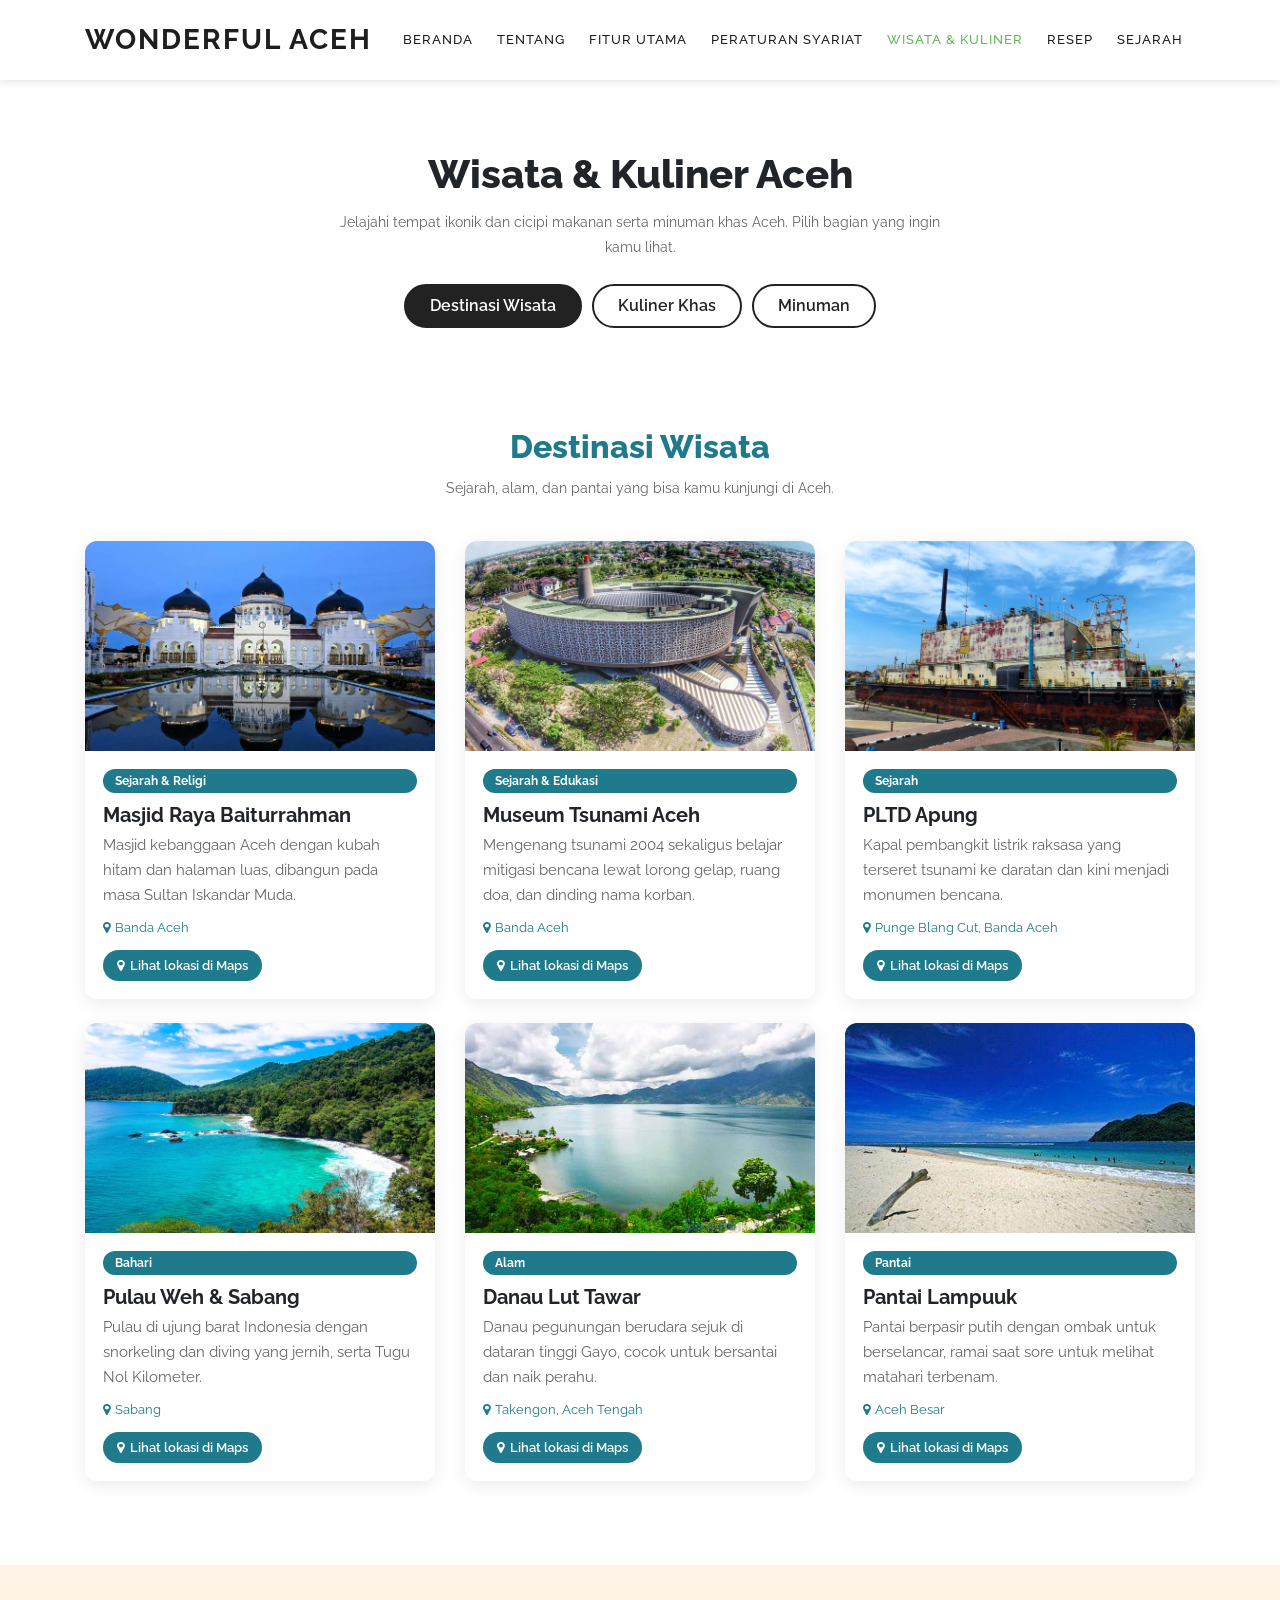
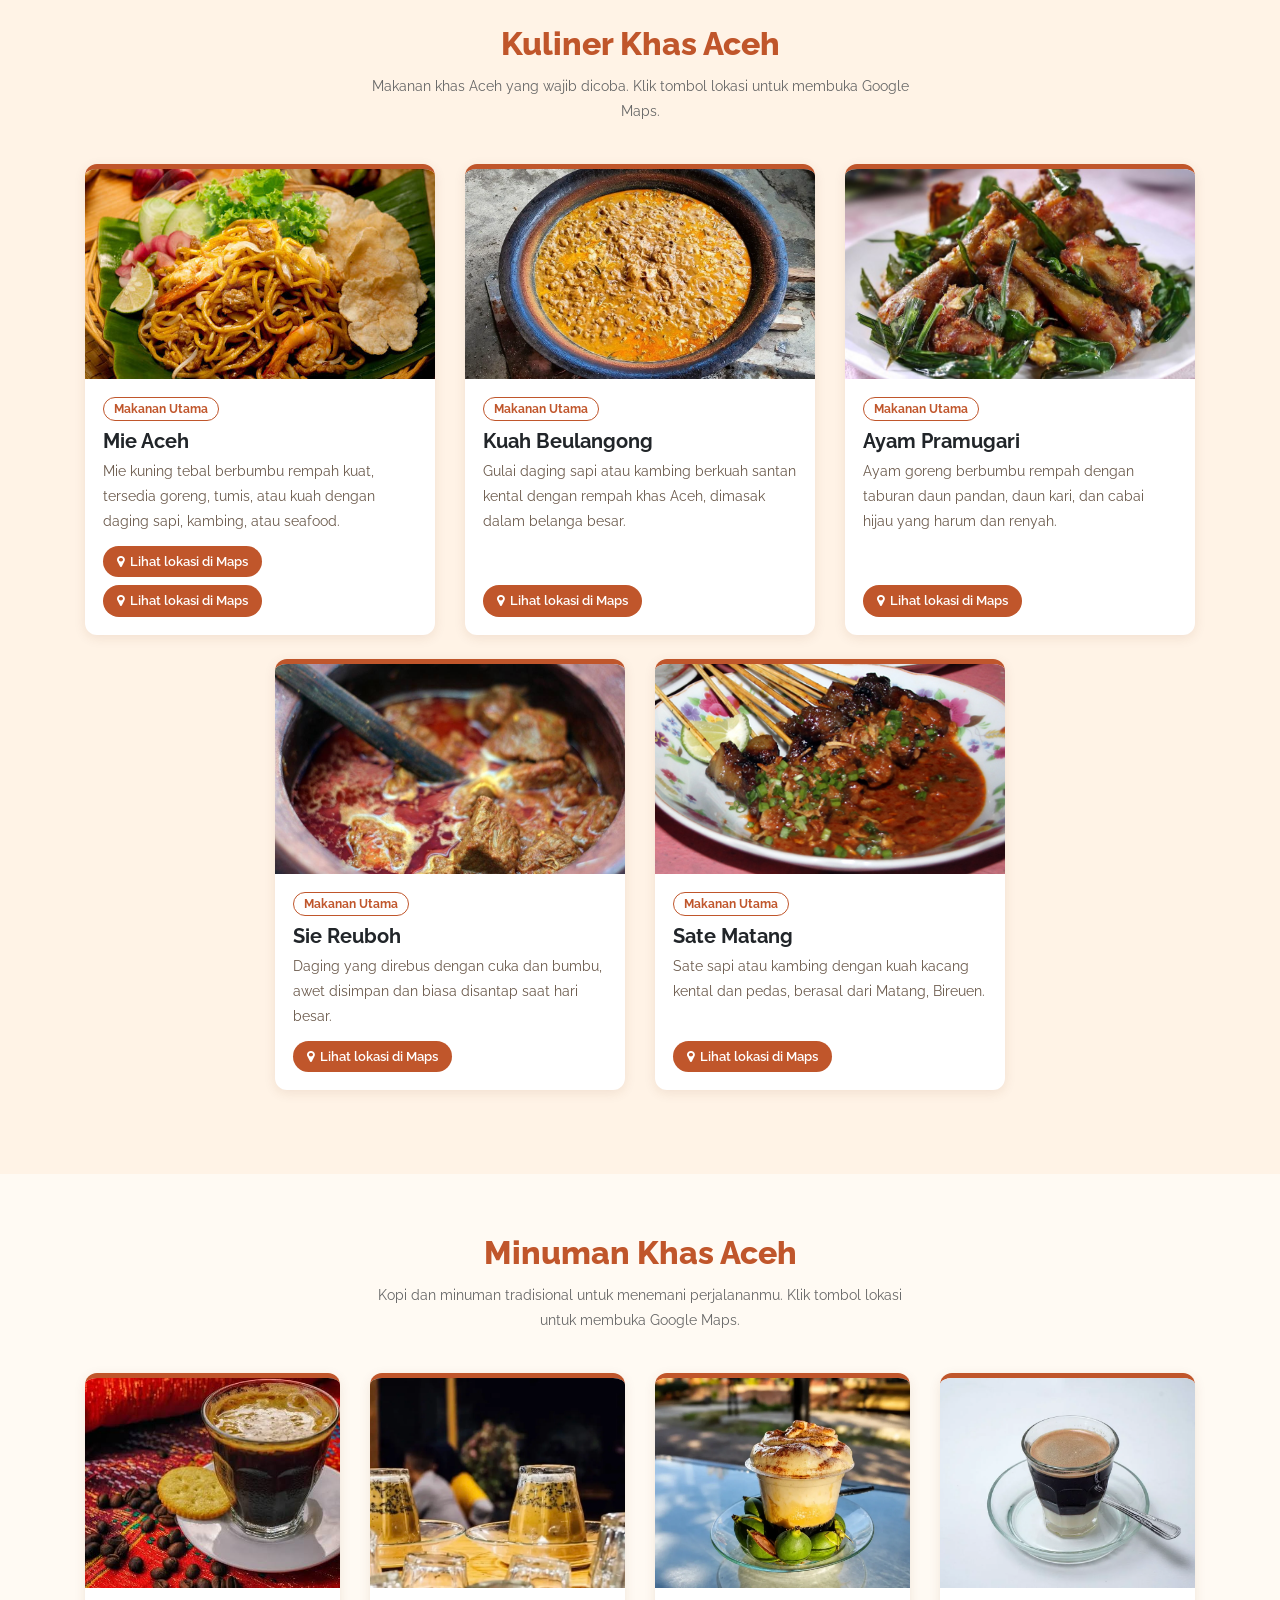
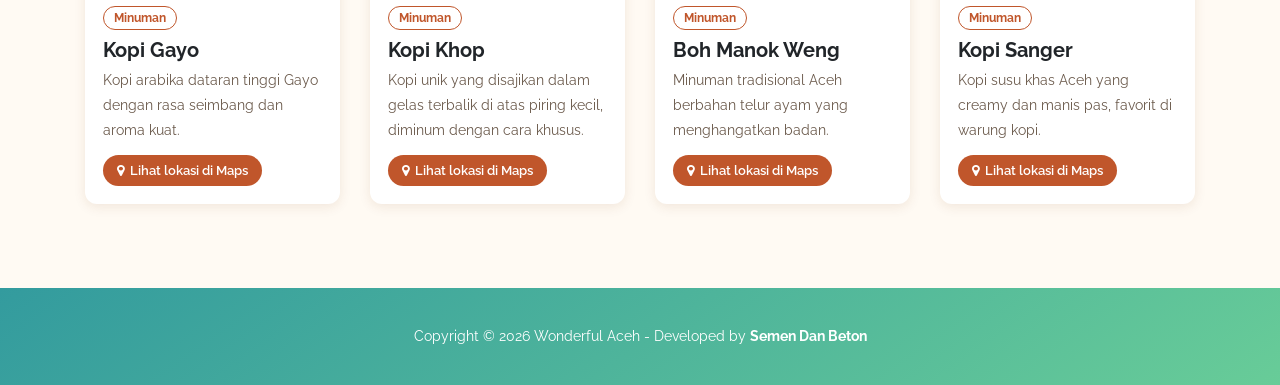
<file: wonderfull-aceh-update/kuliner_aceh.html>
<!DOCTYPE html>
<html lang="id">

<head>
    <meta charset="utf-8">
    <meta name="viewport" content="width=device-width, initial-scale=1, shrink-to-fit=no">
    <meta name="description" content="Destinasi wisata, kuliner, dan minuman khas Aceh.">
    <meta name="author" content="Semen Dan Beton">
    <link href="https://fonts.googleapis.com/css?family=Raleway:100,200,300,400,500,600,700,800,900&display=swap" rel="stylesheet">

    <title>Wisata &amp; Kuliner - Wonderful Aceh</title>

    <link rel="stylesheet" type="text/css" href="assets/css/bootstrap.min.css">
    <link rel="stylesheet" type="text/css" href="assets/css/font-awesome.css">
    <link rel="stylesheet" href="assets/css/style.css">
    <link rel="stylesheet" href="assets/css/responsive-css.css">
    <link rel="stylesheet" href="assets/css/navbar-fix.css">
    <link rel="stylesheet" href="assets/css/kuliner_aceh.css">
    <link rel="stylesheet" href="assets/css/page-transition.css">
    <link rel="stylesheet" href="assets/css/navbar-fix.css">
</head>

<body class="page-wk">

    <header class="header-area header-sticky">
        <div class="container">
            <div class="row">
                <div class="col-12">
                    <nav class="main-nav">
                        <a href="index.html" class="logo">WONDERFUL ACEH</a>
                        <ul class="nav">
                            <li><a href="index.html">Beranda</a></li>
                            <li><a href="index.html#about">Tentang</a></li>
                            <li><a href="index.html#features">Fitur Utama</a></li>
                            <li><a href="index.html#peraturan-syariat">Peraturan Syariat</a></li>
                            <li><a href="kuliner_aceh.html" class="active">Wisata &amp; Kuliner</a></li>
                           <li><a href="resep.html">Resep</a></li>
                            <li><a href="sejarah-aceh.html">Sejarah</a></li>
                        </ul>
                        <a class="menu-trigger"><span>Menu</span></a>
                    </nav>
                </div>
            </div>
        </div>
    </header>

    <!-- ***** Hero ***** -->
    <section class="wk-hero">
        <div class="container">
            <h1>Wisata &amp; Kuliner Aceh</h1>
            <p>Jelajahi tempat ikonik dan cicipi makanan serta minuman khas Aceh. Pilih bagian yang ingin kamu lihat.</p>
            <div class="wk-jump">
                <a href="#destinasi" class="active">Destinasi Wisata</a>
                <a href="#kuliner">Kuliner Khas</a>
                <a href="#minuman">Minuman</a>
            </div>
        </div>
    </section>

    <!-- ***** SECTION 1: DESTINASI WISATA ***** -->
    <section class="wk-section" id="destinasi">
        <div class="container">
            <div class="wk-head">
                <h2>Destinasi Wisata</h2>
                <p>Sejarah, alam, dan pantai yang bisa kamu kunjungi di Aceh.</p>
            </div>
            <div class="row">

                <div class="col-lg-4 col-md-6 mb-4">
                    <div class="wisata-card">
                        <div class="media"><img src="assets/images/masjid_raya.jpg" alt="Masjid Raya Baiturrahman" onerror="this.style.display='none'"></div>
                        <div class="body">
                            <span class="tag-wisata">Sejarah &amp; Religi</span>
                            <h4>Masjid Raya Baiturrahman</h4>
                            <p>Masjid kebanggaan Aceh dengan kubah hitam dan halaman luas, dibangun pada masa Sultan Iskandar Muda.</p>
                            <div class="meta"><i class="fa fa-map-marker"></i>Banda Aceh</div>
                            <div class="map-links"><a class="btn-map" href="https://www.google.com/maps/search/?api=1&query=Masjid+Raya+Baiturrahman+Banda+Aceh" target="_blank" rel="noopener" title="Masjid Raya Baiturrahman"><i class="fa fa-map-marker"></i>Lihat lokasi di Maps</a></div>
                        </div>
                    </div>
                </div>

                <div class="col-lg-4 col-md-6 mb-4">
                    <div class="wisata-card">
                        <div class="media"><img src="assets/images/meuseum_tsunami.jpg" alt="Museum Tsunami Aceh" onerror="this.style.display='none'"></div>
                        <div class="body">
                            <span class="tag-wisata">Sejarah &amp; Edukasi</span>
                            <h4>Museum Tsunami Aceh</h4>
                            <p>Mengenang tsunami 2004 sekaligus belajar mitigasi bencana lewat lorong gelap, ruang doa, dan dinding nama korban.</p>
                            <div class="meta"><i class="fa fa-map-marker"></i>Banda Aceh</div>
                            <div class="map-links"><a class="btn-map" href="https://www.google.com/maps/search/?api=1&query=Museum+Tsunami+Aceh+Banda+Aceh" target="_blank" rel="noopener" title="Museum Tsunami Aceh"><i class="fa fa-map-marker"></i>Lihat lokasi di Maps</a></div>
                        </div>
                    </div>
                </div>

                <div class="col-lg-4 col-md-6 mb-4">
                    <div class="wisata-card">
                        <div class="media"><img src="assets/images/PLTD-Apung.jpg" alt="PLTD Apung" onerror="this.style.display='none'"></div>
                        <div class="body">
                            <span class="tag-wisata">Sejarah</span>
                            <h4>PLTD Apung</h4>
                            <p>Kapal pembangkit listrik raksasa yang terseret tsunami ke daratan dan kini menjadi monumen bencana.</p>
                            <div class="meta"><i class="fa fa-map-marker"></i>Punge Blang Cut, Banda Aceh</div>
                            <div class="map-links"><a class="btn-map" href="https://www.google.com/maps/search/?api=1&query=PLTD+Apung+Banda+Aceh" target="_blank" rel="noopener" title="PLTD Apung"><i class="fa fa-map-marker"></i>Lihat lokasi di Maps</a></div>
                        </div>
                    </div>
                </div>

                <div class="col-lg-4 col-md-6 mb-4">
                    <div class="wisata-card">
                        <div class="media"><img src="assets/images/Pulau Weh, Sabang, Aceh, Indonesia.jpg" alt="Pulau Weh dan Sabang" onerror="this.style.display='none'"></div>
                        <div class="body">
                            <span class="tag-wisata">Bahari</span>
                            <h4>Pulau Weh &amp; Sabang</h4>
                            <p>Pulau di ujung barat Indonesia dengan snorkeling dan diving yang jernih, serta Tugu Nol Kilometer.</p>
                            <div class="meta"><i class="fa fa-map-marker"></i>Sabang</div>
                            <div class="map-links"><a class="btn-map" href="https://www.google.com/maps/search/?api=1&query=Pulau+Weh+Sabang" target="_blank" rel="noopener" title="Pulau Weh &amp; Sabang"><i class="fa fa-map-marker"></i>Lihat lokasi di Maps</a></div>
                        </div>
                    </div>
                </div>

                <div class="col-lg-4 col-md-6 mb-4">
                    <div class="wisata-card">
                        <div class="media"><img src="assets/images/danau_lut_tawar.jpg" alt="Danau Lut Tawar" onerror="this.style.display='none'"></div>
                        <div class="body">
                            <span class="tag-wisata">Alam</span>
                            <h4>Danau Lut Tawar</h4>
                            <p>Danau pegunungan berudara sejuk di dataran tinggi Gayo, cocok untuk bersantai dan naik perahu.</p>
                            <div class="meta"><i class="fa fa-map-marker"></i>Takengon, Aceh Tengah</div>
                            <div class="map-links"><a class="btn-map" href="https://www.google.com/maps/search/?api=1&query=Danau+Lut+Tawar+Takengon" target="_blank" rel="noopener" title="Danau Lut Tawar"><i class="fa fa-map-marker"></i>Lihat lokasi di Maps</a></div>
                        </div>
                    </div>
                </div>

                <div class="col-lg-4 col-md-6 mb-4">
                    <div class="wisata-card">
                        <div class="media"><img src="assets/images/Lampuuk-Beach.jpg" alt="Pantai Lampuuk" onerror="this.style.display='none'"></div>
                        <div class="body">
                            <span class="tag-wisata">Pantai</span>
                            <h4>Pantai Lampuuk</h4>
                            <p>Pantai berpasir putih dengan ombak untuk berselancar, ramai saat sore untuk melihat matahari terbenam.</p>
                            <div class="meta"><i class="fa fa-map-marker"></i>Aceh Besar</div>
                            <div class="map-links"><a class="btn-map" href="https://www.google.com/maps/search/?api=1&query=Pantai+Lampuuk+Aceh+Besar" target="_blank" rel="noopener" title="Pantai Lampuuk"><i class="fa fa-map-marker"></i>Lihat lokasi di Maps</a></div>
                        </div>
                    </div>
                </div>

            </div>
        </div>
    </section>

    <!-- ***** SECTION 2: KULINER KHAS (MAKANAN) ***** -->
    <section class="wk-section" id="kuliner">
        <div class="container">
            <div class="wk-head">
                <h2>Kuliner Khas Aceh</h2>
                <p>Makanan khas Aceh yang wajib dicoba. Klik tombol lokasi untuk membuka Google Maps.</p>
            </div>
            <div class="row justify-content-center">

                <div class="col-lg-4 col-md-6 mb-4">
                    <div class="kuliner-card">
                        <div class="media"><img src="assets/images/mie-aceh.jpg" alt="Mie Aceh" onerror="this.style.display='none'"></div>
                        <div class="body">
                            <span class="tag-kuliner">Makanan Utama</span>
                            <h4>Mie Aceh</h4>
                            <p>Mie kuning tebal berbumbu rempah kuat, tersedia goreng, tumis, atau kuah dengan daging sapi, kambing, atau seafood.</p>
                            <div class="map-links">
                                <a class="btn-map" href="https://www.google.com/maps/search/?api=1&query=Mie+Daus+Banda+Aceh" target="_blank" rel="noopener" title="Mie Daus"><i class="fa fa-map-marker"></i>Lihat lokasi di Maps</a>
                                <a class="btn-map" href="https://www.google.com/maps/search/?api=1&query=Mie+Bardi+Banda+Aceh" target="_blank" rel="noopener" title="Mie Bardi"><i class="fa fa-map-marker"></i>Lihat lokasi di Maps</a>
                            </div>
                        </div>
                    </div>
                </div>

                <div class="col-lg-4 col-md-6 mb-4">
                    <div class="kuliner-card">
                        <div class="media"><img src="assets/images/kuah-beulangong.jpg" alt="Kuah Beulangong" onerror="this.style.display='none'"></div>
                        <div class="body">
                            <span class="tag-kuliner">Makanan Utama</span>
                            <h4>Kuah Beulangong</h4>
                            <p>Gulai daging sapi atau kambing berkuah santan kental dengan rempah khas Aceh, dimasak dalam belanga besar.</p>
                            <div class="map-links">
                                <a class="btn-map" href="https://www.google.com/maps/search/?api=1&query=RM+Hasan+Kuah+Beulangong+Aceh" target="_blank" rel="noopener" title="RM Hasan"><i class="fa fa-map-marker"></i>Lihat lokasi di Maps</a>
                            </div>
                        </div>
                    </div>
                </div>

                <div class="col-lg-4 col-md-6 mb-4">
                    <div class="kuliner-card">
                        <div class="media"><img src="assets/images/ayam-pramugari.jpg" alt="Ayam Pramugari" onerror="this.style.display='none'"></div>
                        <div class="body">
                            <span class="tag-kuliner">Makanan Utama</span>
                            <h4>Ayam Pramugari</h4>
                            <p>Ayam goreng berbumbu rempah dengan taburan daun pandan, daun kari, dan cabai hijau yang harum dan renyah.</p>
                            <div class="map-links">
                                <a class="btn-map" href="https://www.google.com/maps/search/?api=1&query=RM+Aditya+Jaya+Aceh" target="_blank" rel="noopener" title="RM Aditya Jaya"><i class="fa fa-map-marker"></i>Lihat lokasi di Maps</a>
                            </div>
                        </div>
                    </div>
                </div>

                <div class="col-lg-4 col-md-6 mb-4">
                    <div class="kuliner-card">
                        <div class="media"><img src="assets/images/sie-reuboh.jpg" alt="Sie Reuboh" onerror="this.style.display='none'"></div>
                        <div class="body">
                            <span class="tag-kuliner">Makanan Utama</span>
                            <h4>Sie Reuboh</h4>
                            <p>Daging yang direbus dengan cuka dan bumbu, awet disimpan dan biasa disantap saat hari besar.</p>
                            <div class="map-links">
                                <a class="btn-map" href="https://www.google.com/maps/search/?api=1&query=RM+Cut+Bit+Aceh" target="_blank" rel="noopener" title="RM Cut Bit"><i class="fa fa-map-marker"></i>Lihat lokasi di Maps</a>
                            </div>
                        </div>
                    </div>
                </div>

                <div class="col-lg-4 col-md-6 mb-4">
                    <div class="kuliner-card">
                        <div class="media"><img src="assets/images/sate-matang.jpg" alt="Sate Matang" onerror="this.style.display='none'"></div>
                        <div class="body">
                            <span class="tag-kuliner">Makanan Utama</span>
                            <h4>Sate Matang</h4>
                            <p>Sate sapi atau kambing dengan kuah kacang kental dan pedas, berasal dari Matang, Bireuen.</p>
                            <div class="map-links">
                                <a class="btn-map" href="https://www.google.com/maps/search/?api=1&query=Sate+Apaleh+Geurugok" target="_blank" rel="noopener" title="Sate Apaleh Geurugok"><i class="fa fa-map-marker"></i>Lihat lokasi di Maps</a>
                            </div>
                        </div>
                    </div>
                </div>

            </div>
        </div>
    </section>

    <!-- ***** SECTION 3: MINUMAN ***** -->
    <section class="wk-section" id="minuman">
        <div class="container">
            <div class="wk-head">
                <h2>Minuman Khas Aceh</h2>
                <p>Kopi dan minuman tradisional untuk menemani perjalananmu. Klik tombol lokasi untuk membuka Google Maps.</p>
            </div>
            <div class="row">

                <div class="col-lg-3 col-md-6 mb-4">
                    <div class="kuliner-card">
                        <div class="media"><img src="assets/images/kopi-gayo.jpg" alt="Kopi Gayo" onerror="this.style.display='none'"></div>
                        <div class="body">
                            <span class="tag-kuliner">Minuman</span>
                            <h4>Kopi Gayo</h4>
                            <p>Kopi arabika dataran tinggi Gayo dengan rasa seimbang dan aroma kuat.</p>
                            <div class="map-links">
                                <a class="btn-map" href="https://www.google.com/maps/search/?api=1&query=Solong+Kopi+Banda+Aceh" target="_blank" rel="noopener" title="Solong Kopi"><i class="fa fa-map-marker"></i>Lihat lokasi di Maps</a>
                            </div>
                        </div>
                    </div>
                </div>

                <div class="col-lg-3 col-md-6 mb-4">
                    <div class="kuliner-card">
                        <div class="media"><img src="assets/images/kopi-khop.jpg" alt="Kopi Khop" onerror="this.style.display='none'"></div>
                        <div class="body">
                            <span class="tag-kuliner">Minuman</span>
                            <h4>Kopi Khop</h4>
                            <p>Kopi unik yang disajikan dalam gelas terbalik di atas piring kecil, diminum dengan cara khusus.</p>
                            <div class="map-links">
                                <a class="btn-map" href="https://www.google.com/maps/search/?api=1&query=Kupi+Khop+Batoh" target="_blank" rel="noopener" title="Kupi Khop"><i class="fa fa-map-marker"></i>Lihat lokasi di Maps</a>
                            </div>
                        </div>
                    </div>
                </div>

                <div class="col-lg-3 col-md-6 mb-4">
                    <div class="kuliner-card">
                        <div class="media"><img src="assets/images/Boh-Manok-Weng.jpg" alt="Boh Manok Weng" onerror="this.style.display='none'"></div>
                        <div class="body">
                            <span class="tag-kuliner">Minuman</span>
                            <h4>Boh Manok Weng</h4>
                            <p>Minuman tradisional Aceh berbahan telur ayam yang menghangatkan badan.</p>
                            <div class="map-links">
                                <a class="btn-map" href="https://www.google.com/maps/search/?api=1&query=Boh+Manok+Weng+Batoh+Banda+Aceh" target="_blank" rel="noopener" title="Boh Manok Weng Batoh"><i class="fa fa-map-marker"></i>Lihat lokasi di Maps</a>
                            </div>
                        </div>
                    </div>
                </div>

                <div class="col-lg-3 col-md-6 mb-4">
                    <div class="kuliner-card">
                        <div class="media"><img src="assets/images/sanger.jpg" alt="Kopi Sanger" onerror="this.style.display='none'"></div>
                        <div class="body">
                            <span class="tag-kuliner">Minuman</span>
                            <h4>Kopi Sanger</h4>
                            <p>Kopi susu khas Aceh yang creamy dan manis pas, favorit di warung kopi.</p>
                            <div class="map-links">
                                <a class="btn-map" href="https://www.google.com/maps/search/?api=1&query=Solong+Kopi+Banda+Aceh" target="_blank" rel="noopener" title="Solong Kopi"><i class="fa fa-map-marker"></i>Lihat lokasi di Maps</a>
                            </div>
                        </div>
                    </div>
                </div>

            </div>
        </div>
    </section>

    <footer>
        <div class="container">
            <div class="row">
                <div class="col-lg-12 text-center">
                    <p>Copyright &copy; 2026 Wonderful Aceh - Developed by <strong>Semen Dan Beton</strong></p>
                </div>
            </div>
        </div>
    </footer>

    <script src="assets/js/jquery-2.1.0.min.js"></script>
    <script src="assets/js/popper.js"></script>
    <script src="assets/js/bootstrap.min.js"></script>
    <script src="assets/js/custom.js"></script>
    <script src="assets/js/kuliner_aceh.js"></script>
    <script src="assets/js/page-transition.js"></script>
</body>

</html>
</file>
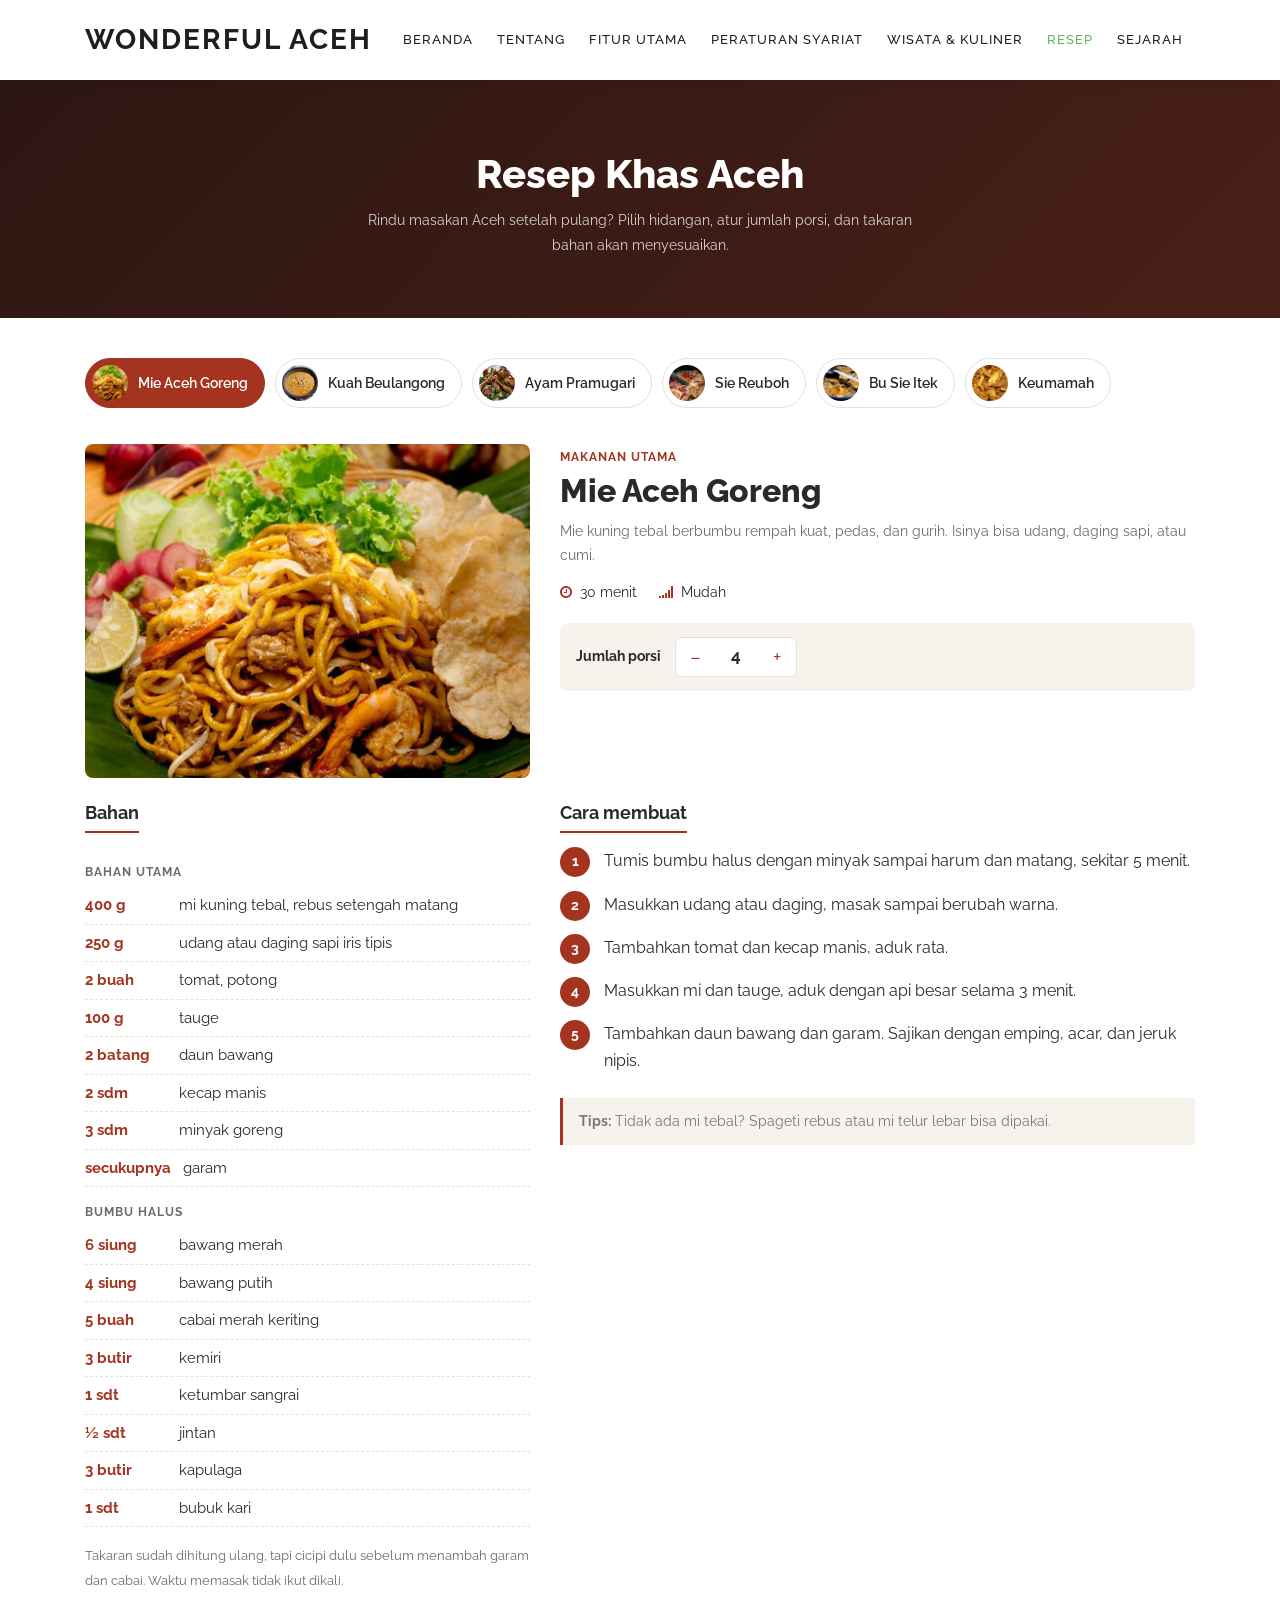
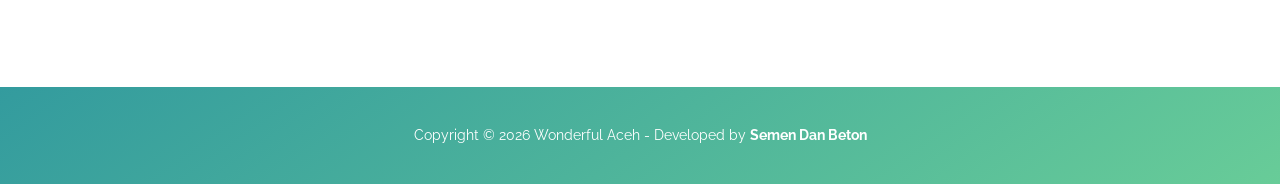
<file: wonderfull-aceh-update/resep.html>
<!DOCTYPE html>
<html lang="id">

<head>
    <meta charset="utf-8">
    <meta name="viewport" content="width=device-width, initial-scale=1, shrink-to-fit=no">
    <meta name="description" content="Resep masakan khas Aceh dengan pengaturan porsi, untuk dicoba di rumah.">
    <meta name="author" content="Semen Dan Beton">
    <link href="https://fonts.googleapis.com/css?family=Raleway:100,200,300,400,500,600,700,800,900&display=swap" rel="stylesheet">

    <title>Resep Khas Aceh - Wonderful Aceh</title>

    <link rel="stylesheet" type="text/css" href="assets/css/bootstrap.min.css">
    <link rel="stylesheet" type="text/css" href="assets/css/font-awesome.css">
    <link rel="stylesheet" href="assets/css/style.css">
    <link rel="stylesheet" href="assets/css/responsive-css.css">
    <link rel="stylesheet" href="assets/css/navbar-fix.css">
    <link rel="stylesheet" href="assets/css/resep_aceh.css">
    <link rel="stylesheet" href="assets/css/page-transition.css">
</head>

<body class="page-rs">

    <header class="header-area header-sticky">
        <div class="container">
            <div class="row">
                <div class="col-12">
                    <nav class="main-nav">
                        <a href="index.html" class="logo">WONDERFUL ACEH</a>
                        <ul class="nav">
                            <li><a href="index.html">Beranda</a></li>
                            <li><a href="index.html#about">Tentang</a></li>
                            <li><a href="index.html#features">Fitur Utama</a></li>
                            <li><a href="index.html#peraturan-syariat">Peraturan Syariat</a></li>
                            <li><a href="kuliner_aceh.html">Wisata &amp; Kuliner</a></li>
                            <li><a href="resep_aceh.html" class="active">Resep</a></li>
                            <li><a href="sejarah-aceh.html">Sejarah</a></li>
                        </ul>
                        <a class="menu-trigger"><span>Menu</span></a>
                    </nav>
                </div>
            </div>
        </div>
    </header>

    <!-- ***** Hero ***** -->
    <section class="rs-hero">
        <div class="container">
            <h1>Resep Khas Aceh</h1>
            <p>Rindu masakan Aceh setelah pulang? Pilih hidangan, atur jumlah porsi, dan takaran bahan akan menyesuaikan.</p>
        </div>
    </section>

    <!-- ***** Pilihan resep ***** -->
    <section class="rs-section">
        <div class="container">
            <div class="rs-picker" id="rsPicker" role="tablist" aria-label="Pilih resep"></div>

            <!-- ***** Detail resep (diisi oleh resep_aceh.js) ***** -->
            <article class="rs-detail" id="rsDetail" aria-live="polite">
                <div class="row">
                    <div class="col-lg-5 mb-4">
                        <div class="rs-media"><img id="rsImg" src="" alt=""></div>
                    </div>
                    <div class="col-lg-7 mb-4">
                        <span class="rs-tag" id="rsTag"></span>
                        <h2 id="rsTitle"></h2>
                        <p class="rs-intro" id="rsIntro"></p>
                        <ul class="rs-meta">
                            <li><i class="fa fa-clock-o"></i> <span id="rsTime"></span></li>
                            <li><i class="fa fa-signal"></i> <span id="rsLevel"></span></li>
                        </ul>

                        <div class="rs-servings">
                            <span class="rs-servings-label">Jumlah porsi</span>
                            <div class="rs-stepper">
                                <button type="button" id="rsMinus" aria-label="Kurangi porsi">&minus;</button>
                                <output id="rsCount" for="rsMinus rsPlus">4</output>
                                <button type="button" id="rsPlus" aria-label="Tambah porsi">+</button>
                            </div>
                            <button type="button" class="rs-reset" id="rsReset">Kembali ke resep asli</button>
                        </div>
                    </div>
                </div>

                <div class="row">
                    <div class="col-lg-5 mb-4">
                        <h3>Bahan</h3>
                        <div id="rsIngredients"></div>
                        <p class="rs-note">Takaran sudah dihitung ulang, tapi cicipi dulu sebelum menambah garam dan cabai. Waktu memasak tidak ikut dikali.</p>
                    </div>
                    <div class="col-lg-7 mb-4">
                        <h3>Cara membuat</h3>
                        <ol class="rs-steps" id="rsSteps"></ol>
                        <p class="rs-tip" id="rsTip"></p>
                    </div>
                </div>
            </article>
        </div>
    </section>

    <footer>
        <div class="container">
            <div class="row">
                <div class="col-lg-12 text-center">
                    <p>Copyright &copy; 2026 Wonderful Aceh - Developed by <strong>Semen Dan Beton</strong></p>
                </div>
            </div>
        </div>
    </footer>

    <script src="assets/js/jquery-2.1.0.min.js"></script>
    <script src="assets/js/popper.js"></script>
    <script src="assets/js/bootstrap.min.js"></script>
    <script src="assets/js/custom.js"></script>
    <script src="assets/js/resep_aceh.js"></script>
    <script src="assets/js/page-transition.js"></script>
</body>

</html>
</file>
<file: wonderfull-aceh-update/assets/css/style.css>
@import url("https://fonts.googleapis.com/css?family=Poppins:100,200,300,400,500,600,700,800,900");

html, body, div, span, applet, object, iframe, h1, h2, h3, h4, h5, h6, p, blockquote, div
pre, a, abbr, acronym, address, big, cite, code, del, dfn, em, font, img, ins, kbd, q,
s, samp, small, strike, strong, sub, sup, tt, var, b, u, i, center, dl, dt, dd, ol, ul, li,
figure, header, nav, section, article, aside, footer, figcaption {
  margin: 0;
  padding: 0;
  border: 0;
  outline: 0;
}

ul, li {
  padding: 0;
  margin: 0;
  list-style: none;
}

header, nav, section, article, aside, footer, hgroup {
  display: block;
}

* {
  box-sizing: border-box;
}

html, body {
  font-family: 'Raleway', sans-serif;
  font-weight: 400;
  background-color: #fff;
  font-size: 16px;
  -ms-text-size-adjust: 100%;
  -webkit-font-smoothing: antialiased;
  -moz-osx-font-smoothing: grayscale;
}

a {
  text-decoration: none !important;
}

h1, h2, h3, h4, h5, h6 {
  margin-top: 0px;
  margin-bottom: 0px;
}

ul {
  margin-bottom: 0px;
}

p {
  font-size: 14px;
  line-height: 25px;
  color: #777;
}

/*
---------------------------------------------
global styles
---------------------------------------------
*/

::selection {
  background: #5fb759;
  color: #fff;
}

::-moz-selection {
  background: #5fb759;
  color: #fff;
}

@media (max-width: 900px) {
  html, body {
    overflow-x: hidden;
  }

}

.section-heading h6 {
  font-size: 15px;
  font-weight: 500;
  text-transform: uppercase;
  letter-spacing: 0.25px;
  margin-top: 0px;
  margin-bottom: 0px;
  color: #191a20;
}

.section-heading h2 {
  font-size: 32px;
  font-weight: 800;
  letter-spacing: 1px;
  margin-top: 20px;
  margin-bottom: 0px;
  color: #191a20;
}

/*
---------------------------------------------
header
---------------------------------------------
*/

.background-header {
  background-color: #fff;
  height: 80px!important;
  position: fixed!important;
  top: 0px;
  left: 0px;
  right: 0px;
  box-shadow: 0px 0px 10px rgba(0,0,0,0.15)!important;
}

.background-header .logo,
.background-header .main-nav .nav li a {
  color: #1e1e1e!important;
}

.background-header .main-nav .nav li:hover a {
  color: #5fb759!important;
}

.background-header .nav li a.active {
  color: #5fb759!important;
}

.header-area {
  position: absolute;
  top: 0px;
  left: 0px;
  right: 0px;
  z-index: 100;
  height: 100px;
  -webkit-transition: all .5s ease 0s;
  -moz-transition: all .5s ease 0s;
  -o-transition: all .5s ease 0s;
  transition: all .5s ease 0s;
}

.header-area .main-nav {
  min-height: 80px;
  background: transparent;
}

.header-area .main-nav .logo {
  line-height: 80px;
  color: #fff;
  font-size: 28px;
  font-weight: 700;
  text-transform: uppercase;
  letter-spacing: 2px;
  float: left;
  -webkit-transition: all 0.3s ease 0s;
  -moz-transition: all 0.3s ease 0s;
  -o-transition: all 0.3s ease 0s;
  transition: all 0.3s ease 0s;
  margin-left: -150px;
}

.header-area .main-nav .nav {
  float: right;
  margin-top: 27px;
  margin-right: 0px;
  background-color: transparent;
  -webkit-transition: all 0.3s ease 0s;
  -moz-transition: all 0.3s ease 0s;
  -o-transition: all 0.3s ease 0s;
  transition: all 0.3s ease 0s;
  position: relative;
  z-index: 999;
}

.header-area .main-nav .nav li {
  padding-left: 20px;
  padding-right: 20px;
}

.header-area .main-nav .nav li a {
  display: block;
  font-weight: 500;
  font-size: 13px;
  text-transform: uppercase;
  -webkit-transition: all 0.3s ease 0s;
  -moz-transition: all 0.3s ease 0s;
  -o-transition: all 0.3s ease 0s;
  transition: all 0.3s ease 0s;
  height: 40px;
  line-height: 40px;
  border: transparent;
  letter-spacing: 1px;
}

.header-area .main-nav .nav li a {
  color: #fff;
}

.header-area .main-nav .nav li:hover a,
.header-area .main-nav .nav li a.active {
  color: #fff!important;
  opacity: 0.5;
}

.background-header .main-nav .nav li:hover a,
.background-header .main-nav .nav li a.active {
  color: #5fb759!important;
  opacity: 1;
}

.header-area .main-nav .menu-trigger {
  cursor: pointer;
  position: absolute;
  top: 23px;
  width: 32px;
  height: 40px;
  text-indent: -9999em;
  z-index: 99;
  right: 40px;
  display: none;
}

.header-area .main-nav .menu-trigger span,
.header-area .main-nav .menu-trigger span:before,
.header-area .main-nav .menu-trigger span:after {
  -moz-transition: all 0.4s;
  -o-transition: all 0.4s;
  -webkit-transition: all 0.4s;
  transition: all 0.4s;
  background-color: #1e1e1e;
  display: block;
  position: absolute;
  width: 30px;
  height: 2px;
  left: 0;
}

.background-header .main-nav .menu-trigger span,
.background-header .main-nav .menu-trigger span:before,
.background-header .main-nav .menu-trigger span:after {
  background-color: #1e1e1e;
}

.header-area .main-nav .menu-trigger span:before,
.header-area .main-nav .menu-trigger span:after {
  -moz-transition: all 0.4s;
  -o-transition: all 0.4s;
  -webkit-transition: all 0.4s;
  transition: all 0.4s;
  background-color: #1e1e1e;
  display: block;
  position: absolute;
  height: 2px;
  left: 0;
  width: 75%;
}

.background-header .main-nav .menu-trigger span:before,
.background-header .main-nav .menu-trigger span:after {
  background-color: #1e1e1e;
}

.header-area .main-nav .menu-trigger span:before,
.header-area .main-nav .menu-trigger span:after {
  content: "";
}

.header-area .main-nav .menu-trigger span {
  top: 16px;
}

.header-area .main-nav .menu-trigger span:before {
  -moz-transform-origin: 33% 100%;
  -ms-transform-origin: 33% 100%;
  -webkit-transform-origin: 33% 100%;
  transform-origin: 33% 100%;
  top: -10px;
  z-index: 10;
}

.header-area .main-nav .menu-trigger span:after {
  -moz-transform-origin: 33% 0;
  -ms-transform-origin: 33% 0;
  -webkit-transform-origin: 33% 0;
  transform-origin: 33% 0;
  top: 10px;
}

.header-area .main-nav .menu-trigger.active span,
.header-area .main-nav .menu-trigger.active span:before,
.header-area .main-nav .menu-trigger.active span:after {
  background-color: transparent;
  width: 100%;
}

.header-area .main-nav .menu-trigger.active span:before {
  -moz-transform: translateY(6px) translateX(1px) rotate(45deg);
  -ms-transform: translateY(6px) translateX(1px) rotate(45deg);
  -webkit-transform: translateY(6px) translateX(1px) rotate(45deg);
  transform: translateY(6px) translateX(1px) rotate(45deg);
  background-color: #1e1e1e;
}

.background-header .main-nav .menu-trigger.active span:before {
  background-color: #1e1e1e;
}

.header-area .main-nav .menu-trigger.active span:after {
  -moz-transform: translateY(-6px) translateX(1px) rotate(-45deg);
  -ms-transform: translateY(-6px) translateX(1px) rotate(-45deg);
  -webkit-transform: translateY(-6px) translateX(1px) rotate(-45deg);
  transform: translateY(-6px) translateX(1px) rotate(-45deg);
  background-color: #1e1e1e;
}

.background-header .main-nav .menu-trigger.active span:after {
  background-color: #1e1e1e;
}

.header-area.header-sticky {
  min-height: 80px;
}

.header-area.header-sticky .nav {
  margin-top: 20px !important;
}

.header-area.header-sticky .nav li a.active {
  color: #5fb759;
}

@media (max-width: 1200px) {
  .header-area .main-nav .nav li {
    padding-left: 12px;
    padding-right: 12px;
  }
  .header-area .main-nav:before {
    display: none;
  }
}

@media (max-width: 767px) {
  .header-area .main-nav .logo {
    color: #1e1e1e;
  }
  .header-area.header-sticky .nav li a:hover,
  .header-area.header-sticky .nav li a.active {
    color: #5fb759!important;
    opacity: 1;
  }

  .header-area {
    background-color: #f7f7f7;
    padding: 0px 15px;
    height: 80px;
    box-shadow: none;
    text-align: center;
  }
  .header-area .container {
    padding: 0px;
  }
  .header-area .logo {
    margin-left: 10px;
  }
  .header-area .menu-trigger {
    display: block !important;
  }
  .header-area .main-nav {
    overflow: hidden;
  }
  .header-area .main-nav .nav {
    float: none;
    width: 100%;
    display: none;
    -webkit-transition: all 0s ease 0s;
    -moz-transition: all 0s ease 0s;
    -o-transition: all 0s ease 0s;
    transition: all 0s ease 0s;
    margin-left: 0px;
  }
  .header-area .main-nav .nav li:first-child {
    border-top: 1px solid #eee;
  }
  .header-area.header-sticky .nav {
    margin-top: 80px !important;
  }
  .header-area .main-nav .nav li {
    width: 100%;
    background: #fff;
    border-bottom: 1px solid #eee;
    padding-left: 0px !important;
    padding-right: 0px !important;
  }
  .header-area .main-nav .nav li a {
    height: 50px !important;
    line-height: 50px !important;
    padding: 0px !important;
    border: none !important;
    background: #f7f7f7 !important;
    color: #191a20 !important;
  }
  .header-area .main-nav .nav li a:hover {
    background: #eee !important;
    color: #5fb759!important;
  }

}

@media (min-width: 767px) {
  .header-area .main-nav .nav {
    display: flex !important;
  }
}

/*
---------------------------------------------
banner
---------------------------------------------
*/
/* ==== Main CSS === */
.img-fill {
  width: 100%;
  height: 100%; /* Pastikan placeholder memiliki tinggi yang jelas */
  display: block;
  overflow: hidden;
  position: relative;
}

.img-fill img {
  width: 100%;
  height: 100%;
  object-fit: cover; /* Menjaga rasio gambar agar tidak gepeng/distorsi */
  object-position: center; /* Memastikan bagian tengah gambar tetap terlihat */
  display: block;
}

*,
*:before,
*:after {
  -webkit-box-sizing: border-box;
  box-sizing: border-box;
  -webkit-font-smoothing: antialiased;
  -moz-osx-font-smoothing: grayscale;
}

.slick-slider {
  margin: 0;
  padding: 0!important;
}

.slick-slide {
  float: left /* If RTL Make This Right */ ;
  padding: 0;
}

/* ==== Slider Style === */
.Modern-Slider .item .img-fill{
  height:95vh;
  background:#000;
}

.Modern-Slider .NextArrow{
  position:absolute;
  top:50%;
  right:30px;
  border:0 none;
  background-color: transparent;
  text-align:center;
  font-size: 36px;
  font-family: 'FontAwesome';
  color:#FFF;
  z-index:5;
  outline: none;
}

.Modern-Slider .NextArrow:before{
  content:'\f105';
}

.Modern-Slider .PrevArrow {
  position:absolute;
  top:50%;
  left:30px;
  border:0 none;
  background-color: transparent;
  text-align:center;
  font-size: 36px;
  font-family: 'FontAwesome';
  color:#FFF;
  z-index:5;
  outline: none;
}

.Modern-Slider .PrevArrow:before{
  content:'\f104';
}

.scroll-down {
  position: absolute;
  left: 50%;
  margin-top: -30px;
  margin-left: -30px;
  z-index: 10;
}

.scroll-down a {
  display: inline-block;
  background-color: #5fb759;
  width: 60px;
  height: 60px;
  text-align: center;
  line-height: 60px;
  border-radius: 50%;
  color: #fff;
  box-shadow: 0px 0px 10px rgba(0,0,0,0.1);
}

ul.slick-dots {
  display: none!important;
}

.Modern-Slider .text-content {
  width: 80%;
  position: absolute;
  top: 50%;
  left: 50%;
  transform: translate(-50%, -50%);
}

.Modern-Slider .item h3 {
  margin-bottom: 25px;
  font-size: 16px;
  text-transform: uppercase;
  font-weight: 600;
  letter-spacing: 1px;
  color:#FFF;
  animation:fadeOutRight 1s both;
}

.Modern-Slider .item h5 {
  margin-bottom: 50px;
  font-size: 36px;
  font-weight: 200;
  letter-spacing: 2.5px;
  color:#FFF;
  overflow:hidden;
  animation:fadeOutLeft 1s both;
}

.Modern-Slider .item.slick-active h3{
  animation:fadeInDown 1s both 1s;
}

.Modern-Slider .item.slick-active h5{
  animation:fadeInLeft 1s both 1.5s;
}

.Modern-Slider .item.slick-active{
  animation:Slick-FastSwipeIn 1s both;
}

.Modern-Slider {background:#000;}

/* ==== Slick Slider Css Ruls === */
.slick-slider{position:relative;display:block;-webkit-user-select:none;-moz-user-select:none;-ms-user-select:none;user-select:none;-webkit-touch-callout:none;-khtml-user-select:none;-ms-touch-action:pan-y;touch-action:pan-y;-webkit-tap-highlight-color:transparent}
.slick-list{position:relative;display:block;overflow:hidden;margin:0;padding:0}
.slick-list:focus{outline:none}.slick-list.dragging{cursor:hand}
.slick-slider .slick-track,.slick-slider .slick-list{-webkit-transform:translate3d(0,0,0);-ms-transform:translate3d(0,0,0);transform:translate3d(0,0,0)}
.slick-track{position:relative;top:0;left:0;display:block}
.slick-track:before,.slick-track:after{display:table;content:''}.slick-track:after{clear:both}
.slick-loading .slick-track{visibility:hidden}
.slick-slide{display:none;float:left /* If RTL Make This Right */ ;height:100%;min-height:1px}
.slick-slide.dragging img{pointer-events:none}
.slick-initialized .slick-slide{display:block}
.slick-loading .slick-slide{visibility:hidden}
.slick-vertical .slick-slide{display:block;height:auto;border:1px solid transparent}

/*
---------------------------------------------
about
---------------------------------------------
*/

#about {
  padding: 120px 0px 0px 0px;
  position: relative;
  z-index: 9;
}

#about .container {
  border-bottom: 5px solid #f7f7f7;
  padding-bottom: 80px;
}

#about .section-heading {
  margin-bottom: 10px;
}

#about .section-heading h6 {
  color: #5fb759;
}

#about .right-text-content {
  margin-top: 40px;

}

#about .right-text-content p {
  font-size: 16px;
  line-height: 27px;
  color: #777;

}

/*
---------------------------------------------
features
---------------------------------------------
*/

#features {
  padding-top: 80px;
  padding-bottom: 70px;
}

#features .features-item {
  margin-bottom: 50px;
}

.features-item .features-icon {
  float: left;
}

#features .features-content {
  margin-left: 75px;
}

.features-item .features-content h4 {
  font-size: 15px;
  font-weight: 700;
  text-transform: uppercase;
  letter-spacing: 0.25px;
  margin-bottom: 15px;
}

.features-item .features-content p {
  margin-bottom: 15px;
}

/*
--------------------------------------------
owl dots (cek custom.js)
--------------------------------------------
*/

.owl-dots {
  position: absolute;
  left: 50%;
  transform: translateX(-50%);
  bottom: 0;
}

.owl-dots .owl-dot {
  outline: none;
  height: 10px;
}

.owl-dots .owl-dot span {
  width: 8px;
  height: 8px;
  background-color: #fff;
  border-radius: 50%;
  display: inline-block;
  margin: 0px 5px;
  outline: none;
  -webkit-transition: all 0.2s ease 0s;
  -moz-transition: all 0.2s ease 0s;
  -o-transition: all 0.2s ease 0s;
  transition: all 0.2s ease 0s;
}

.owl-dots .active span {
  width: 10px;
  height: 10px;
  margin-bottom: -1px;
}

/*
---------------------------------------------
footer
---------------------------------------------
*/

footer {
  padding: 36px 0px;
  background: rgb(51,155,158);
  background: linear-gradient(145deg, rgba(51,155,158,1) 0%, rgba(104,204,152,1) 100%);
}

footer p {
  margin: 0;
  color: #fff;
  font-size: 14px;
}

/*
---------------------------------------------
preloader
---------------------------------------------
*/
#preloader {
  overflow: hidden;
  background-image: linear-gradient(145deg, #339b9e 0%, #68cc98 100%);
  left: 0;
  right: 0;
  top: 0;
  bottom: 0;
  position: fixed;
  z-index: 99999;
  color: #fff;
}

#preloader .jumper {
  left: 0;
  top: 0;
  right: 0;
  bottom: 0;
  display: block;
  position: absolute;
  margin: auto;
  width: 50px;
  height: 50px;
}

#preloader .jumper > div {
  background-color: #fff;
  border-radius: 100%;
  -webkit-animation-fill-mode: both;
  animation-fill-mode: both;
  position: absolute;
  opacity: 0;
  width: 50px;
  height: 50px;
  -webkit-animation: jumper 1s 0s linear infinite;
  animation: jumper 1s 0s linear infinite;
}

#preloader .jumper > div:nth-child(2) {
  -webkit-animation-delay: 0.33333s;
  animation-delay: 0.33333s;
}

#preloader .jumper > div:nth-child(3) {
  -webkit-animation-delay: 0.66666s;
  animation-delay: 0.66666s;
}

@-webkit-keyframes jumper {
  0% {
    opacity: 0;
    -webkit-transform: scale(0);
    transform: scale(0);
  }
  5% {
    opacity: 1;
  }
  100% {
    -webkit-transform: scale(1);
    transform: scale(1);
    opacity: 0;
  }
}

@keyframes jumper {
  0% {
    opacity: 0;
    -webkit-transform: scale(0);
    transform: scale(0);
  }
  5% {
    opacity: 1;
  }
  100% {
    opacity: 0;
  }
}
</file>
<file: wonderfull-aceh-update/assets/css/responsive-css.css>
/* =========================================================
   WONDERFUL ACEH - responsive-css.css  (versi 2)
   Letakkan paling AKHIR di <head>, setelah style.css.

   Breakpoint (SAMA dengan template style.css):
   - >= 1201px        : desktop / laptop besar
   - 992px - 1200px   : laptop kecil
   - 768px - 991px    : tablet (menu tetap horizontal, ringkas)
   - <= 767px         : HP (menu hamburger bawaan template)
   ========================================================= */


/* ---------- 1. DASAR ---------- */
html, body {
  max-width: 100%;
  overflow-x: hidden;
}

img {
  max-width: 100%;
}

/* Logo bawaan template punya margin-left:-150px sehingga
   keluar layar di laptop kecil. Kita rapikan. */
.header-area .main-nav .logo {
  margin-left: 0;
}


/* ---------- 2. STYLE YANG DIPINDAH DARI INLINE ---------- */
.eyebrow {
  text-transform: uppercase;
  letter-spacing: 1.5px;
  font-weight: 600;
  color: #1b5e20;
}
.eyebrow-light { color: #5fb454; letter-spacing: 1px; }

.features-title {
  font-size: 32px;
  font-weight: 800;
  color: #1e1e1e;
  margin-top: 10px;
}

.section-title {
  font-size: 28px;
  font-weight: 700;
  line-height: 1.3;
}

.section-desc {
  color: #666;
  line-height: 1.5;
  font-size: 14px;
}
.section-desc-center { max-width: 600px; margin: 0 auto; }

/* Kartu fitur: template menaruh ikon float kiri, di sini dibuat rata tengah */
#features .features-item { margin-bottom: 0; }
.features-item .features-icon { float: none; }
#features .features-content { margin-left: 0; }
.features-icon i { color: #5fb454; }
.features-content h4 { font-size: 18px; font-weight: 700; }
.features-content p { font-size: 14px; color: #7a7a7a; line-height: 1.6; }

/* Kartu peraturan */
.rule-box {
  border-left: 4px solid #1b5e20;
  box-shadow: 0 2px 6px rgba(0, 0, 0, 0.04);
}
.rule-box h4 {
  font-size: 16px;
  font-weight: 600;
  display: flex;
  align-items: center;
  gap: 8px;
}
.rule-box h4 i { color: #1b5e20; }
.rule-box.rule-danger h4 i { color: #d32f2f; }
.rule-box p { color: #555; font-size: 13px; margin: 0; line-height: 1.5; }

/* Kartu destinasi */
.destination-card {
  background: #fff;
  border-radius: 8px;
  overflow: hidden;
  box-shadow: 0 2px 10px rgba(0, 0, 0, 0.06);
  height: 100%;
}
.destination-card .card-media {
  display: flex;
  align-items: center;
  justify-content: center;
  min-height: 120px;
  background-color: #f4f6f8;
}
.destination-card .card-media i { color: #1b5e20; }
.destination-card h4 { font-size: 17px; font-weight: 600; }
.destination-card p { color: #555; font-size: 13px; margin: 0; line-height: 1.5; }


/* ---------- 3. BANNER (tinggi berdasarkan LEBAR layar, bukan vh) ----------
   Template memakai 95vh. Di layar pendek / DevTools, vh membuat
   banner jadi strip tipis dan gambar tampak "gepeng". */
@media (min-width: 768px) {
  .main-banner .Modern-Slider .item .img-fill {
    height: clamp(420px, 42vw, 700px);
  }

  .Modern-Slider .item h3 {
    margin-bottom: 15px;
  }
  .Modern-Slider .item h5 {
    margin-bottom: 0;
    font-size: clamp(22px, 2.6vw, 36px);
  }
}


/* ---------- 4. LAPTOP KECIL (992px - 1200px) ---------- */
@media (min-width: 992px) and (max-width: 1200px) {
  .header-area .main-nav .logo {
    font-size: 22px;
    letter-spacing: 1px;
    white-space: nowrap;
  }
  .header-area .main-nav .nav li {
    padding-left: 9px;
    padding-right: 9px;
  }
  .header-area .main-nav .nav li a {
    white-space: nowrap;
  }

  #about { padding-top: 90px; }
  #about .container { padding-bottom: 60px; }
}


/* ---------- 5. TABLET (768px - 991px) ----------
   Menu tetap horizontal tetapi dipadatkan, karena template baru
   menampilkan hamburger di <= 767px. */
@media (min-width: 768px) and (max-width: 991px) {
  .header-area .container {
    max-width: 100%;
  }
  .header-area .main-nav .logo {
    font-size: 18px;
    letter-spacing: 1px;
    white-space: nowrap;
  }
  .header-area .main-nav .nav li {
    padding-left: 7px;
    padding-right: 7px;
  }
  .header-area .main-nav .nav li a {
    font-size: 12px;
    letter-spacing: 0.5px;
    white-space: nowrap;
  }

  #about { padding-top: 80px; }
  #about .container { padding-bottom: 50px; }
}


/* ---------- 6. HP (<= 767px) ---------- */
@media (max-width: 767px) {

  /* HEADER & LOGO */
  header.header-area,
  .header-area {
    position: relative !important;
    top: 0 !important;
    left: 0 !important;
    width: 100% !important;
    height: 70px !important;
    background-color: #ffffff !important;
    z-index: 99999 !important;
    box-shadow: 0 2px 5px rgba(0, 0, 0, 0.05) !important;
  }

  header.header-area .main-nav,
  .header-area .main-nav {
    display: flex !important;
    align-items: center !important;
    justify-content: space-between !important;
    height: 70px !important;
    min-height: 70px !important;
    padding: 0 20px !important;
  }

  header.header-area .main-nav .logo,
  .header-area .main-nav .logo {
    position: relative !important;
    float: none !important;
    line-height: normal !important;
    margin: 0 !important;
    padding: 0 !important;
    font-size: clamp(16px, 4.5vw, 22px) !important;
    font-weight: 700 !important;
    white-space: nowrap !important;
    color: #1e1e1e !important;   /* template membuat logo putih -> tak terlihat di header putih */
  }

  /* TOMBOL HAMBURGER (template menampilkannya di <= 767px) */
  header.header-area .menu-trigger,
  .header-area .menu-trigger {
    position: relative !important;
    top: auto !important;
    right: auto !important;
    float: none !important;
    margin: 0 !important;
    flex-shrink: 0;
  }

  /* DROPDOWN MENU */
  header.header-area .main-nav .nav,
  .header-area .main-nav .nav {
    position: absolute !important;
    top: 70px !important;
    left: 0 !important;
    width: 100% !important;
    margin: 0 !important;
    background-color: #ffffff !important;
    z-index: 999999 !important;
    box-shadow: 0 10px 15px rgba(0, 0, 0, 0.1) !important;
    padding: 10px 0 !important;
    border-top: 1px solid #eee !important;
  }

  header.header-area .main-nav .nav li,
  .header-area .main-nav .nav li {
    width: 100% !important;
    display: block !important;
    padding: 0 !important;
  }

  header.header-area .main-nav .nav li a,
  .header-area .main-nav .nav li a {
    display: block !important;
    padding: 12px 25px !important;
    width: 100% !important;
    height: auto !important;
    line-height: 1.4 !important;
    box-sizing: border-box !important;
    color: #333 !important;
    font-size: 14px !important;
    opacity: 1 !important;
  }

  /* BANNER */
  .main-banner,
  #top {
    margin-top: 0 !important;
    padding-top: 0 !important;
  }

  .main-banner .Modern-Slider .item .img-fill {
    height: clamp(260px, 66vw, 420px);
  }

  .Modern-Slider .item h3 {
    margin-bottom: 8px;
    font-size: 13px;
  }
  .Modern-Slider .item h5 {
    margin-bottom: 0;
    font-size: clamp(16px, 5vw, 22px);
    letter-spacing: 1px;
    line-height: 1.3;
  }

  /* Panah hijau disembunyikan di HP */
  .scroll-down {
    display: none !important;
  }

  /* Jarak antar bagian */
  #about { padding-top: 60px; }
  #about .container { padding-bottom: 40px; }
  #features { padding-top: 50px; }

  .features-title,
  .section-title { font-size: 24px; }
}


/* ---------- 7. HP KECIL (<= 575px) ---------- */
@media (max-width: 575px) {
  .features-title,
  .section-title { font-size: 21px; }

  .features-item { padding: 1.25rem !important; }
}


/* ---------- 8. KARTU DESTINASI: foto seragam & sejajar ---------- */
.destination-card {
  display: flex;
  flex-direction: column;
}

.destination-card .card-media {
  height: clamp(200px, 22vw, 300px);
  min-height: 0;
  padding: 0;
  overflow: hidden;
}

.destination-card .card-media img {
  width: 100%;
  height: 100%;
  object-fit: cover;
  object-position: center;
  display: block;
}

@media (max-width: 767px) {
  .destination-card .card-media {
    height: clamp(180px, 52vw, 260px);
  }
}

/* ---------- 9. TEAM CAROUSEL (Tim Pengembang) ----------
   TEMPEL di PALING BAWAH responsive-css.css (setelah bagian 8).
   Style dasarnya ada di team-carousel.css; di sini hanya ukuran per layar. */

/* Laptop 13-14 inci & laptop kecil (<= 1200px) */
@media (max-width: 1200px) {
  .tc {
    --tc-wide: 270px;
    --tc-height: 330px;
  }
}

/* Tablet (<= 991px) */
@media (max-width: 991px) {
  .tc {
    --tc-narrow: 76px;
    --tc-wide: 260px;
    --tc-height: 320px;
  }
}

/* HP (<= 767px) */
@media (max-width: 767px) {
  .tc {
    --tc-narrow: 56px;
    --tc-wide: 220px;
    --tc-gap: 10px;
    --tc-height: 290px;
  }

  .tc-footer { gap: 12px; }
  .tc-name { font-size: 16px; }
  .tc-role { font-size: 13px; }

  .tc-end-full { padding: 18px; }
  .tc-end-full strong { font-size: 20px; }
  .tc-end-full span { font-size: 13px; }
}

/* HP kecil (<= 575px): 2 kartu sempit + 1 kartu lebar harus muat di layar 320px */
@media (max-width: 575px) {
  .tc {
    --tc-narrow: 44px;
    --tc-wide: 170px;
    --tc-gap: 8px;
    --tc-height: 250px;
  }

  .tc-end-full { padding: 12px; }
  .tc-end-full strong { font-size: 17px; }
  .tc-end-full span { font-size: 12px; }
  .tc-end-short { font-size: 12px; letter-spacing: 2px; }
}
</file>
<file: wonderfull-aceh-update/assets/css/navbar-fix.css>
/* ==========================================================
   Navbar fix - dipakai di index.html, kuliner_aceh.html, sejarah-aceh.html
   Taruh <link> ini SETELAH style.css dan responsive-css.css
   ========================================================== */

/* Navbar 6 menu: rapatkan jarak supaya muat satu baris di samping logo */
@media (min-width: 992px) {
    .header-area .main-nav .nav li {
        padding-left: 12px !important;
        padding-right: 12px !important;
    }
    .header-area .main-nav .nav li a {
        white-space: nowrap;
    }
}


html {
    scroll-behavior: smooth;
    scroll-padding-top: 80px;
}
@media (prefers-reduced-motion: reduce) {
    html { scroll-behavior: auto; }
}
</file>
<file: wonderfull-aceh-update/assets/css/kuliner_aceh.css>
.page-wk .header-area { background: #fff; box-shadow: 0 2px 10px rgba(0,0,0,.08); }
.page-wk .header-area .main-nav .nav li a,
.page-wk .header-area .main-nav .logo { color: #222; }


/* Wisata & Kuliner - halaman terpisah */
.wk-hero { padding: 150px 0 40px; text-align: center; }
.wk-hero h1 { font-size: 40px; font-weight: 800; margin-bottom: 12px; }
.wk-hero p { max-width: 620px; margin: 0 auto 24px; color: #666; }

.wk-jump { display: flex; justify-content: center; gap: 10px; flex-wrap: wrap; }
.wk-jump a {
    border: 2px solid #222; color: #222; padding: 8px 24px; border-radius: 30px;
    font-weight: 600; transition: background .2s, color .2s;
}
.wk-jump a:hover, .wk-jump a:focus-visible, .wk-jump a.active { background: #222; color: #fff; outline: none; }

.wk-section { padding: 60px 0; scroll-margin-top: 90px; }
.wk-head { text-align: center; margin-bottom: 40px; }
.wk-head h2 { font-size: 32px; font-weight: 800; margin-bottom: 10px; }
.wk-head p { max-width: 560px; margin: 0 auto; color: #666; }

/* ===== Destinasi: latar putih, aksen biru-hijau, kartu vertikal ===== */
#destinasi { background: #fff; }
#destinasi h2 { color: #1f7a8c; }
.wisata-card { background: #fff; border-radius: 12px; overflow: hidden; height: 100%; box-shadow: 0 4px 18px rgba(0,0,0,.08); }
.wisata-card .media { height: 210px; background: #dfeff2; }
.wisata-card .media img { width: 100%; height: 100%; object-fit: cover; display: block; }
.wisata-card .body { padding: 18px; display: flex; flex-direction: column; height: calc(100% - 210px); }
.wisata-card h4 { font-size: 20px; font-weight: 700; margin-bottom: 6px; }
.wisata-card p { color: #666; font-size: 15px; margin-bottom: 10px; }
.tag-wisata { display: inline-block; background: #1f7a8c; color: #fff; font-size: 12px; font-weight: 700; padding: 3px 12px; border-radius: 20px; margin-bottom: 10px; }
.wisata-card .meta { font-size: 13px; color: #1f7a8c; margin-bottom: 12px; }
.wisata-card .meta i { margin-right: 5px; }

/* ===== Kuliner & Minuman: latar hangat, aksen oranye-bata, kartu vertikal (foto atas, deskripsi bawah) ===== */
#kuliner { background: #fff3e6; }
#minuman { background: #fffaf3; }
#kuliner h2, #minuman h2 { color: #c0562b; }

.kuliner-card { display: flex; flex-direction: column; background: #fff; border-top: 5px solid #c0562b; border-radius: 12px; overflow: hidden; height: 100%; box-shadow: 0 3px 12px rgba(120,60,20,.1); }
.kuliner-card .media { height: 210px; background: #f2dcc6; }
.kuliner-card .media img { width: 100%; height: 100%; object-fit: cover; display: block; }
.kuliner-card .body { padding: 18px; display: flex; flex-direction: column; flex: 1; }
.kuliner-card h4 { font-size: 20px; font-weight: 700; margin-bottom: 6px; }
.kuliner-card p { color: #6b5a4c; font-size: 14px; margin-bottom: 12px; }
.tag-kuliner { align-self: flex-start; display: inline-block; color: #c0562b; border: 1px solid #c0562b; font-size: 12px; font-weight: 700; padding: 2px 10px; border-radius: 20px; margin-bottom: 8px; }
.meta i { margin-right: 5px; }

/* Tombol lokasi Google Maps */
.map-links { margin-top: auto; display: flex; flex-wrap: wrap; gap: 8px; }
.btn-map { display: inline-block; background: #c0562b; color: #fff; font-size: 13px; font-weight: 600; padding: 6px 14px; border-radius: 20px; transition: background .2s; }
.btn-map i { margin-right: 6px; }
.btn-map:hover, .btn-map:focus-visible { background: #8f3e1c; color: #fff; text-decoration: none; outline: none; }

/* Tombol maps pada destinasi: warna biru-hijau */
#destinasi .map-links { margin-top: auto; display: flex; }
#destinasi .btn-map { background: #1f7a8c; }
#destinasi .btn-map:hover, #destinasi .btn-map:focus-visible { background: #155966; }
</file>
<file: wonderfull-aceh-update/assets/css/page-transition.css>
/* Halaman baru muncul pelan */
body { animation: pageIn .45s ease both; }
@keyframes pageIn { from { opacity: 0; } to { opacity: 1; } }

/* Halaman lama memudar saat pindah */
body.page-leaving { opacity: 0; transition: opacity .3s ease; }

/* Hormati pengguna yang mematikan animasi di perangkatnya */
@media (prefers-reduced-motion: reduce) {
    body { animation: none; }
    body.page-leaving { transition: none; }
}
</file>
<file: wonderfull-aceh-update/assets/css/resep_aceh.css>
/* Halaman Resep - Wonderful Aceh
   Ganti --rs-accent dengan warna utama dari style.css agar senada. */
.page-rs {
    --rs-accent: #a4331f;
    --rs-ink: #2a2a2a;
    --rs-muted: #6b6b6b;
    --rs-line: #e6e1d8;
    --rs-soft: #f7f3ec;
    font-family: 'Raleway', sans-serif;
    color: var(--rs-ink);
}

/* Hero harus gelap: navbar transparan memakai teks putih sampai halaman di-scroll */
.rs-hero {
    padding: 150px 0 60px;
    text-align: center;
    background: linear-gradient(135deg, #2b1612 0%, #4a2018 100%);
    color: #fff;
}
.rs-hero h1 { font-size: 40px; font-weight: 800; margin-bottom: 10px; color: #fff; }
.rs-hero p { max-width: 560px; margin: 0 auto; color: rgba(255, 255, 255, .8); }

.rs-section { padding: 40px 0 70px; }

/* Pemilih resep */
.rs-picker { display: flex; flex-wrap: wrap; gap: 10px; margin-bottom: 36px; }
.rs-pick {
    display: flex; align-items: center; gap: 10px;
    padding: 6px 16px 6px 6px;
    border: 1px solid var(--rs-line); border-radius: 40px;
    background: #fff; color: var(--rs-ink);
    font: 600 14px 'Raleway', sans-serif; cursor: pointer;
}
.rs-pick img {
    width: 36px; height: 36px; border-radius: 50%;
    object-fit: cover; background: var(--rs-soft);
}
.rs-pick[aria-selected="true"] { background: var(--rs-accent); border-color: var(--rs-accent); color: #fff; }
.rs-pick:focus-visible, .rs-stepper button:focus-visible, .rs-reset:focus-visible { outline: 2px solid var(--rs-accent); outline-offset: 2px; }

/* Detail */
.rs-media { border-radius: 8px; overflow: hidden; background: var(--rs-soft); aspect-ratio: 4 / 3; }
.rs-media img { width: 100%; height: 100%; object-fit: cover; display: block; }

.rs-tag {
    display: inline-block; font-size: 12px; font-weight: 700; letter-spacing: .08em;
    text-transform: uppercase; color: var(--rs-accent); margin-bottom: 6px;
}
.rs-detail h2 { font-size: 32px; font-weight: 800; margin-bottom: 10px; }
.rs-detail h3 {
    font-size: 18px; font-weight: 700; padding-bottom: 8px; margin-bottom: 14px;
    border-bottom: 2px solid var(--rs-accent); display: inline-block;
}
.rs-intro { color: var(--rs-muted); line-height: 1.7; }
.rs-meta { list-style: none; padding: 0; margin: 14px 0 20px; display: flex; gap: 22px; font-size: 14px; }
.rs-meta i { color: var(--rs-accent); margin-right: 4px; }

/* Pengatur porsi */
.rs-servings {
    display: flex; align-items: center; flex-wrap: wrap; gap: 14px;
    padding: 14px 16px; background: var(--rs-soft); border-radius: 8px;
}
.rs-servings-label { font-weight: 700; font-size: 14px; }
.rs-stepper { display: inline-flex; align-items: center; border: 1px solid var(--rs-line); border-radius: 6px; background: #fff; }
.rs-stepper button {
    width: 38px; height: 38px; border: 0; background: none;
    font-size: 20px; line-height: 1; color: var(--rs-accent); cursor: pointer;
}
.rs-stepper button:disabled { color: #bbb; cursor: not-allowed; }
.rs-stepper output { min-width: 44px; text-align: center; font-weight: 700; font-size: 17px; }
.rs-reset {
    border: 0; background: none; padding: 0; margin-left: auto;
    font: 600 13px 'Raleway', sans-serif; color: var(--rs-muted);
    text-decoration: underline; cursor: pointer;
}
.rs-reset[hidden] { display: none; }

/* Bahan */
.rs-group { font-size: 12px; font-weight: 700; letter-spacing: .08em; text-transform: uppercase; color: var(--rs-muted); margin: 16px 0 6px; }
.rs-ing { list-style: none; padding: 0; margin: 0; }
.rs-ing li { display: flex; gap: 12px; padding: 7px 0; border-bottom: 1px dashed var(--rs-line); font-size: 15px; }
.rs-qty { flex: 0 0 82px; font-weight: 700; color: var(--rs-accent); }
.rs-note { font-size: 13px; color: var(--rs-muted); margin-top: 16px; }

/* Langkah */
.rs-steps { counter-reset: step; list-style: none; padding: 0; margin: 0; }
.rs-steps li { position: relative; padding: 0 0 16px 44px; line-height: 1.7; }
.rs-steps li::before {
    counter-increment: step; content: counter(step);
    position: absolute; left: 0; top: 0; width: 30px; height: 30px; border-radius: 50%;
    background: var(--rs-accent); color: #fff; font-weight: 700; font-size: 14px;
    display: flex; align-items: center; justify-content: center;
}
.rs-tip { border-left: 3px solid var(--rs-accent); background: var(--rs-soft); padding: 12px 16px; font-size: 14px; line-height: 1.6; margin-top: 8px; }

@media (max-width: 767px) {
    .rs-hero { padding-top: 120px; }
    .rs-hero h1 { font-size: 30px; }
    .rs-detail h2 { font-size: 26px; }
    .rs-reset { margin-left: 0; }
}
</file>
